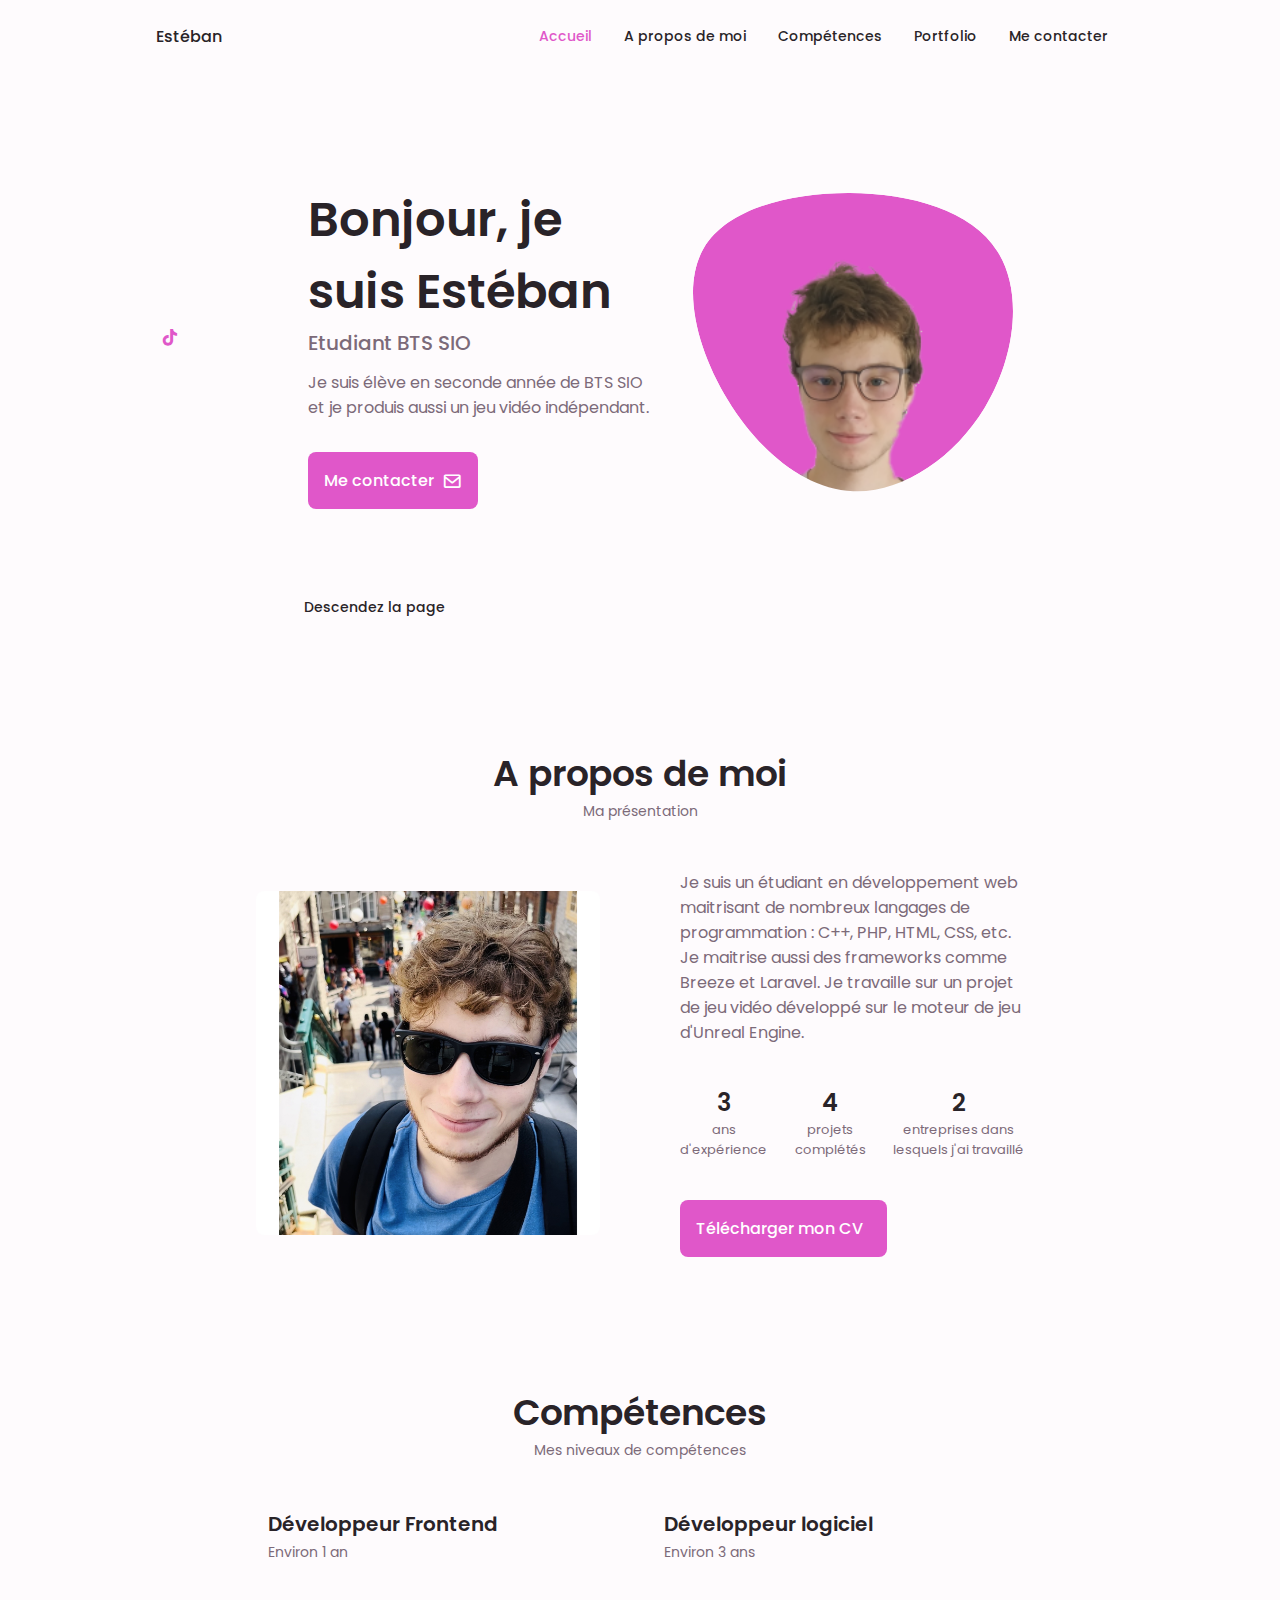
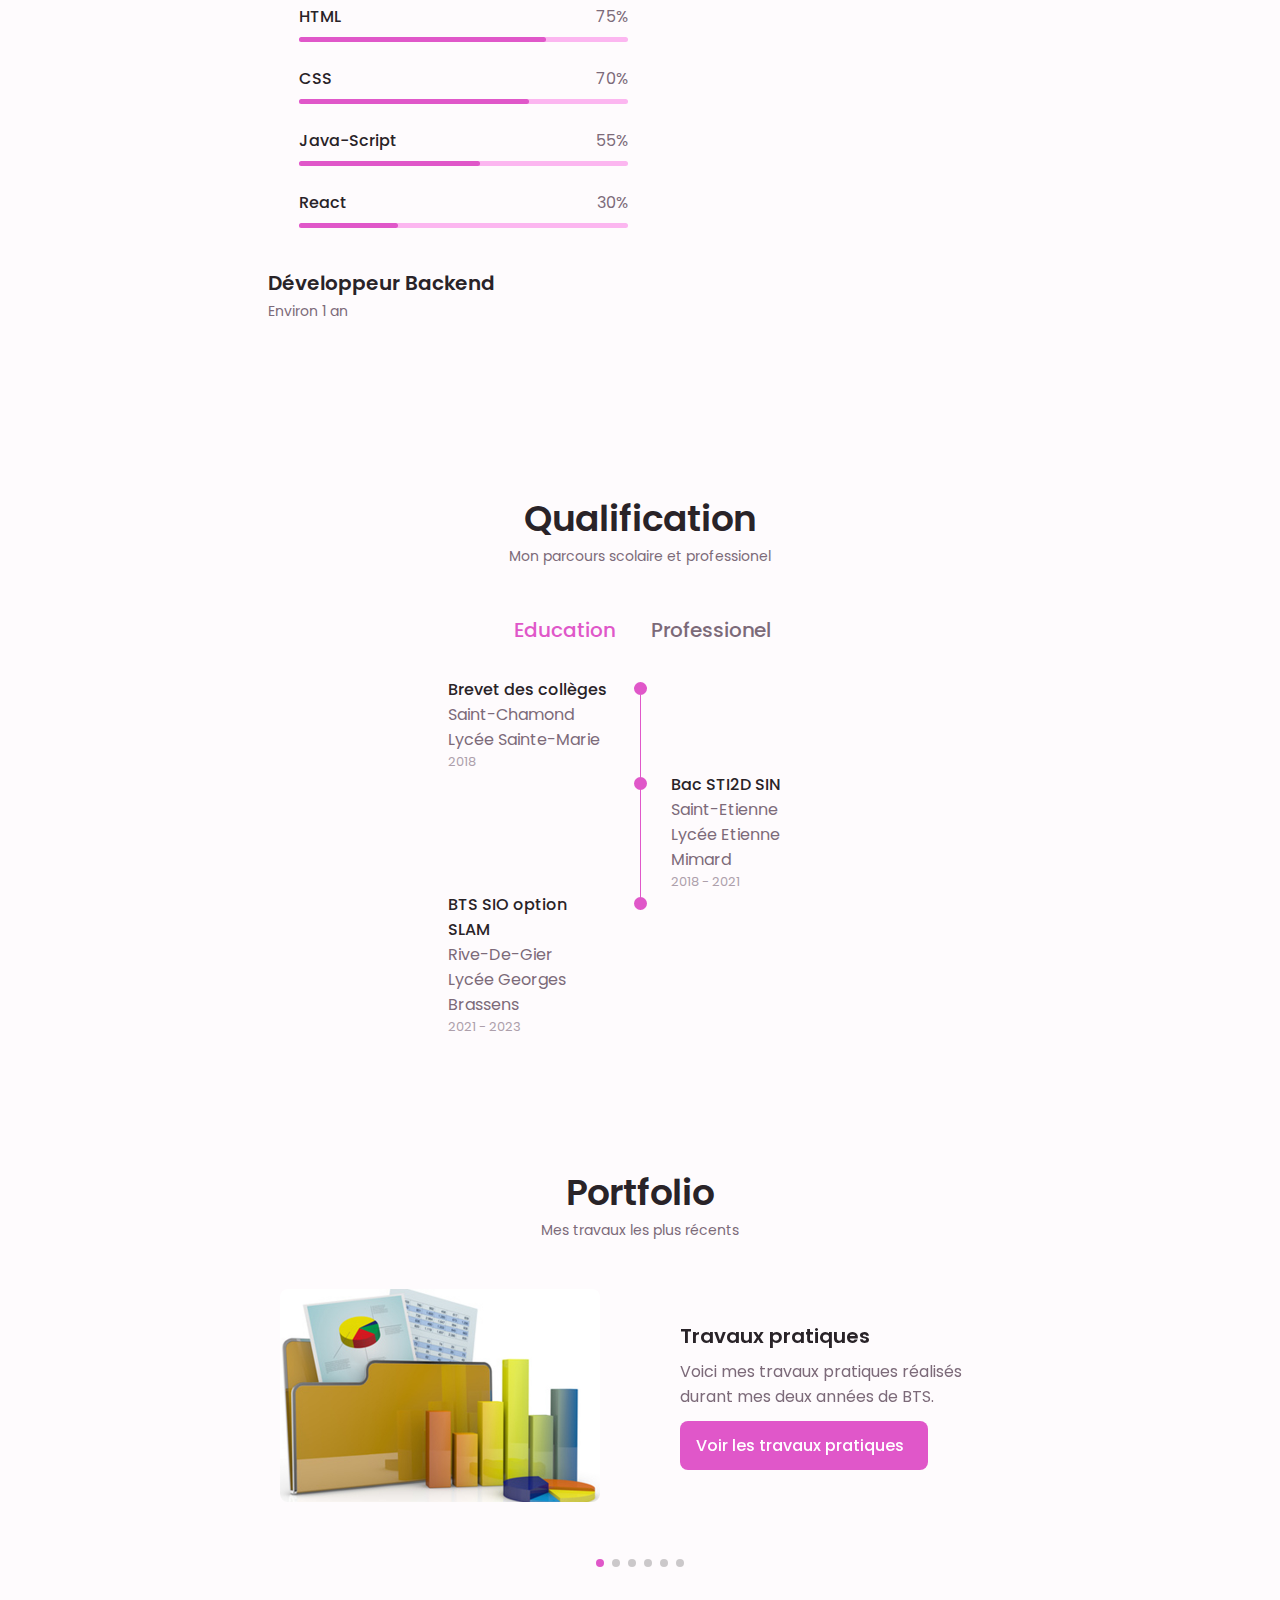
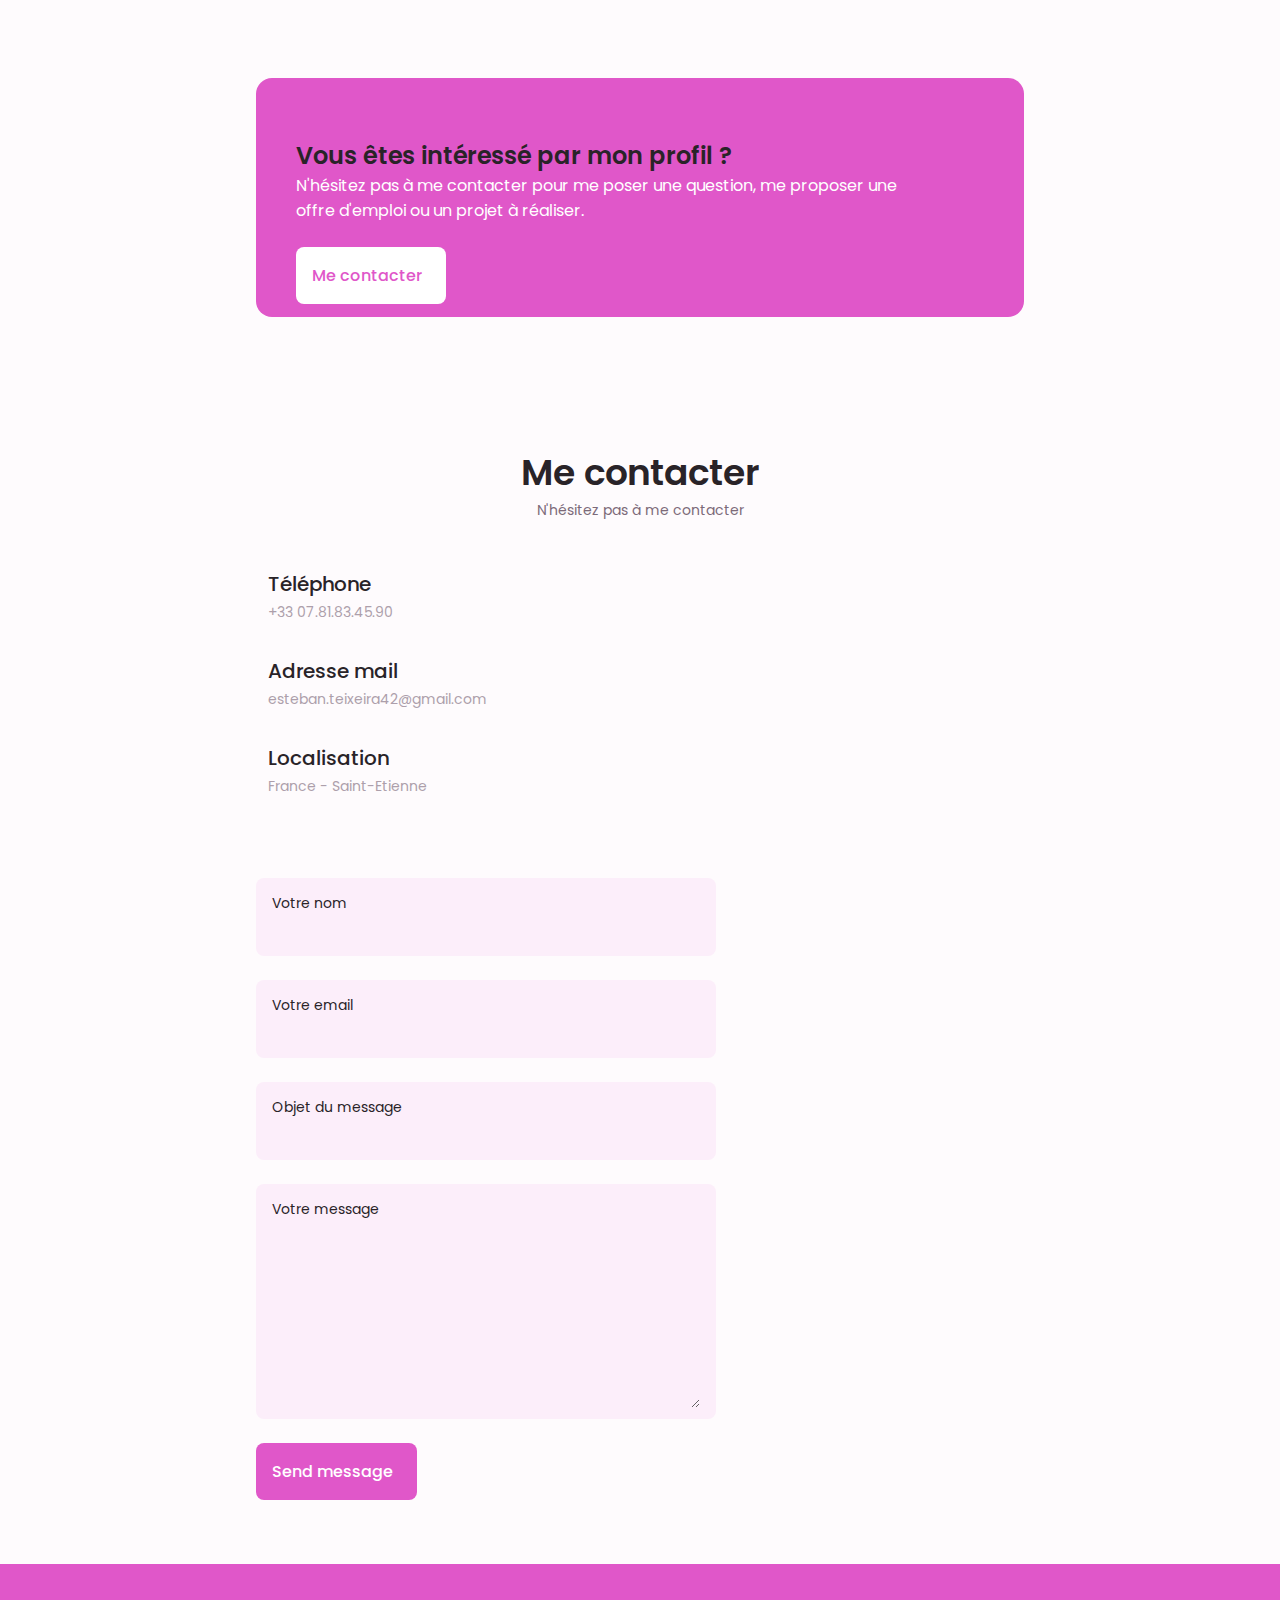
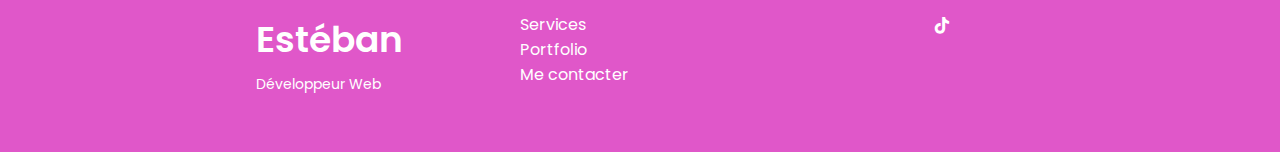
<file: Portfolio Perso - Finale/index.html>
<!DOCTYPE html>
<html lang="en">

<head>
    <meta charset="UTF-8">
    <meta name="viewport" content="width=device-width, initial-scale=1.0">

    <!--==================== Scouticons ====================-->
    <link rel="stylesheet" href="https://unicons.iconscout.com/release/v4.0.0/css/line.css">

    <!--==================== Boxicons ====================-->
    <link href='https://unpkg.com/boxicons@2.1.4/css/boxicons.min.css' rel='stylesheet'>

    <!--==================== SWIPER CSS ====================-->
    <link rel="stylesheet" href="css/swiper-bundle.min.css">

    <!--==================== CSS ====================-->
    <link rel="stylesheet" href="css/styles.css">

    <title>Portfolio - Estéban TEIXEIRA</title>
</head>

<body>
    <!--==================== HEADER ====================-->
    <header class="header" id="header">
        <nav class="nav container">
            <a href="#" class="nav_logo">Estéban</a>

            <div class="nav_menu" id="nav-menu">
                <ul class="nav_list grid">
                    <li class="nav_item">
                        <a href="#home" class="nav_link active-link">
                            <i class="uil uil-home nav_icon"></i> Accueil
                        </a>
                    </li>

                    <li class="nav_item">
                        <a href="#about" class="nav_link">
                            <i class="uil uil-user nav_icon"></i> A propos de moi
                        </a>
                    </li>

                    <li class="nav_item">
                        <a href="#skills" class="nav_link">
                            <i class="uil uil-file-alt nav_icon"></i> Compétences
                        </a>
                    </li>

                    <!-- <li class="nav_item">
                        <a href="#services" class="nav_link">
                            <i class="uil uil-briefcase-alt nav_icon"></i> Expériences
                        </a>
                    </li> -->

                    <li class="nav_item">
                        <a href="#portfolio" class="nav_link">
                            <i class="uil uil-scenery nav_icon"></i> Portfolio
                        </a>
                    </li>

                    <li class="nav_item">
                        <a href="#contact" class="nav_link">
                            <i class="uil uil-message nav_icon"></i> Me contacter
                        </a>
                    </li>
                </ul>
                <i class="uil uil-times nav_close" id="nav-close"></i>
            </div>

            <div class="nav_btns">
                <!-- Theme change button -->
                <i class="uil uil-moon change-theme" id="theme-button"></i>
                <div class="nav_toggle" id="nav-toggle">
                    <i class="uil uil-apps"></i>
                </div>
            </div>
        </nav>
    </header>

    <!--==================== MAIN ====================-->
    <main class="main">
        <!--==================== HOME ====================-->
        <section class="home section" id="home">
            <div class="home_container container grid">
                <div class="home_content grid">
                    <div class="home_social">
                        <a href="https://www.linkedin.com/in/esteban-teixeira-9381a8204/" target="_blank" class="home_social-icon">
                            <i class="uil uil-linkedin"></i>
                        </a>

                        <a href="https://www.tiktok.com/@esteicacher?is_from_webapp=1&sender_device=pc" target="_blank" class="home_social-icon">
                            <i class='bx bxl-tiktok'></i>
                        </a>

                        <a href="https://www.instagram.com/esteicacher/" target="_blank" class="home_social-icon">
                            <i class="uil uil-instagram"></i>
                        </a>

                        <a href="https://github.com/LeSteackHacher" target="_blank" class="home_social-icon">
                            <i class="uil uil-github"></i>
                        </a>
                    </div>

                    <div class="home_img">
                        <svg class="home_blob" viewBox="0 0 200 187" xmlns="http://www.w3.org/2000/svg"
                            xmlns:xlink="http://www.w3.org/1999/xlink">
                            <mask id="mask0" mask-type="alpha">
                                <path d="M190.312 36.4879C206.582 62.1187 201.309 102.826 182.328 134.186C163.346 165.547 
                                    130.807 187.559 100.226 186.353C69.6454 185.297 41.0228 161.023 21.7403 129.362C2.45775 
                                    97.8511 -7.48481 59.1033 6.67581 34.5279C20.9871 10.1032 59.7028 -0.149132 97.9666 
                                    0.00163737C136.23 0.303176 174.193 10.857 190.312 36.4879Z" />
                            </mask>
                            <g mask="url(#mask0)">
                                <path d="M190.312 36.4879C206.582 62.1187 201.309 102.826 182.328 134.186C163.346 
                                    165.547 130.807 187.559 100.226 186.353C69.6454 185.297 41.0228 161.023 21.7403 
                                    129.362C2.45775 97.8511 -7.48481 59.1033 6.67581 34.5279C20.9871 10.1032 59.7028 
                                    -0.149132 97.9666 0.00163737C136.23 0.303176 174.193 10.857 190.312 36.4879Z" />
                                <image class="home_blob-img" x=-15 y=10 xlink:href="img/profil.png" />
                            </g>
                        </svg>
                    </div>

                    <div class="home_data">
                        <h1 class="home_title">Bonjour, je suis Estéban</h1>
                        <h3 class="home_subtitle">Etudiant BTS SIO</h3>
                        <p class="home_description">Je suis élève en seconde année de BTS SIO et je produis aussi un jeu vidéo indépendant.</p>
                        <a href="#contact" class="button button--flex">
                            Me contacter <i class='bx bx-envelope bx-tada button_icon'></i>
                        </a>
                    </div>
                </div>

                <div class="home_scroll">
                    <a href="#about" class="home_scroll-button button--flex">
                        <i class="uil uil-mouse-alt home_scroll-mouse"></i>
                        <span class="home_scroll-name">Descendez la page</span>
                        <i class="uil uil-arrow-down home_scroll-arrow"></i>
                    </a>
                </div>

                <div id="barre"></div>

            </div>
        </section>

        <!--==================== ABOUT ====================-->
        <section class="about section" id="about">
            <h2 class="section_title">A propos de moi</h2>
            <span class="section_subtitle">Ma présentation</span>

            <div class="about_container container grid">
                <img src="img/apropos.jpg" alt="" class="about_img">

                <div class="about_data">
                    <p class="about_description">Je suis un étudiant en développement web maitrisant de nombreux langages de programmation : C++, PHP, HTML, CSS, etc.
                        Je maitrise aussi des frameworks comme Breeze et Laravel. Je travaille sur un projet de jeu vidéo développé sur le moteur de jeu d'Unreal Engine.
                    </p>

                    <div class="about_info">
                        <div>
                            <span class="about_info-title">3</span>
                            <span class="about_info-name">ans <br> d'expérience</span>
                        </div>

                        <div>
                            <span class="about_info-title">4</span>
                            <span class="about_info-name">projets <br> complétés</span>
                        </div>

                        <div>
                            <span class="about_info-title">2</span>
                            <span class="about_info-name">entreprises dans <br> lesquels j'ai travaillé</span>
                        </div>
                    </div>

                    <div class="about_buttons">
                        <a download="" href="pdf/Esteban-Cv.pdf" class="button button--flex">
                            Télécharger mon CV <i class="uil uil-file-download button_icon"></i>
                        </a>
                    </div>

                </div>
            </div>
        </section>

        <!--==================== SKILLS ====================-->
        <section class="skills section" id="skills">
            <h2 class="section_title">Compétences</h2>
            <span class="section_subtitle">Mes niveaux de compétences</span>

            <div class="skills_container container grid">
                <div>
                    <!-- Skills 1 -->
                    <div class="skills_content skills_open">
                        <div class="skills_header">
                            <i class="uil uil-brackets-curly skills_icon"></i>

                            <div>
                                <h1 class="skills_title">Développeur Frontend</h1>
                                <span class="skills_subtitle">Environ 1 an</span>
                            </div>

                            <i class="uil uil-angle-down skills_arrow"></i>
                        </div>

                        <div class="skills_list grid">
                            <div class="skills_data">
                                <div class="skills_titles">
                                    <h3 class="skills_name">HTML</h3>
                                    <span class="skills_number">75%</span>
                                </div>
                                <div class="skills_bar">
                                    <span class="skills_percentage skills_html"></span>
                                </div>
                            </div>

                            <div class="skills_data">
                                <div class="skills_titles">
                                    <h3 class="skills_name">CSS</h3>
                                    <span class="skills_number">70%</span>
                                </div>
                                <div class="skills_bar">
                                    <span class="skills_percentage skills_css"></span>
                                </div>
                            </div>

                            <div class="skills_data">
                                <div class="skills_titles">
                                    <h3 class="skills_name">Java-Script</h3>
                                    <span class="skills_number">55%</span>
                                </div>
                                <div class="skills_bar">
                                    <span class="skills_percentage skills_js"></span>
                                </div>
                            </div>

                            <div class="skills_data">
                                <div class="skills_titles">
                                    <h3 class="skills_name">React</h3>
                                    <span class="skills_number">30%</span>
                                </div>
                                <div class="skills_bar">
                                    <span class="skills_percentage skills_react"></span>
                                </div>
                            </div>
                        </div>
                    </div>

                    <!-- Skills 2 -->
                    <div class="skills_content skills_close">
                        <div class="skills_header">
                            <i class="uil uil-server skills_icon"></i>

                            <div>
                                <h1 class="skills_title">Développeur Backend</h1>
                                <span class="skills_subtitle">Environ 1 an</span>
                            </div>

                            <i class="uil uil-angle-down skills_arrow"></i>
                        </div>

                        <div class="skills_list grid">
                            <div class="skills_data">
                                <div class="skills_titles">
                                    <h3 class="skills_name">PHP</h3>
                                    <span class="skills_number">40%</span>
                                </div>
                                <div class="skills_bar">
                                    <span class="skills_percentage skills_php"></span>
                                </div>
                            </div>

                            <div class="skills_data">
                                <div class="skills_titles">
                                    <h3 class="skills_name">Python</h3>
                                    <span class="skills_number">55%</span>
                                </div>
                                <div class="skills_bar">
                                    <span class="skills_percentage skills_python"></span>
                                </div>
                            </div>

                            <div class="skills_data">
                                <div class="skills_titles">
                                    <h3 class="skills_name">Serveur Windows</h3>
                                    <span class="skills_number">1%</span>
                                </div>
                                <div class="skills_bar">
                                    <span class="skills_percentage skills_windows"></span>
                                </div>
                            </div>

                            <div class="skills_data">
                                <div class="skills_titles">
                                    <h3 class="skills_name">Serveur Linux</h3>
                                    <span class="skills_number">10%</span>
                                </div>
                                <div class="skills_bar">
                                    <span class="skills_percentage skills_linux"></span>
                                </div>
                            </div>
                        </div>
                    </div>
                </div>

                <div>
                    <!-- Skills 3 -->
                    <div class="skills_content skills_close">
                        <div class="skills_header">
                            <i class="uil uil-swatchbook skills_icon"></i>

                            <div>
                                <h1 class="skills_title">Développeur logiciel</h1>
                                <span class="skills_subtitle">Environ 3 ans</span>
                            </div>

                            <i class="uil uil-angle-down skills_arrow"></i>
                        </div>

                        <div class="skills_list grid">
                            <div class="skills_data">
                                <div class="skills_titles">
                                    <h3 class="skills_name">Unreal Engine</h3>
                                    <span class="skills_number">90%</span>
                                </div>
                                <div class="skills_bar">
                                    <span class="skills_percentage skills_ue"></span>
                                </div>
                            </div>

                            <div class="skills_data">
                                <div class="skills_titles">
                                    <h3 class="skills_name">Unity</h3>
                                    <span class="skills_number">30%</span>
                                </div>
                                <div class="skills_bar">
                                    <span class="skills_percentage skills_unity"></span>
                                </div>
                            </div>

                            <div class="skills_data">
                                <div class="skills_titles">
                                    <h3 class="skills_name">Serveur Photoshop</h3>
                                    <span class="skills_number">50%</span>
                                </div>
                                <div class="skills_bar">
                                    <span class="skills_percentage skills_photoshop"></span>
                                </div>
                            </div>

                            <div class="skills_data">
                                <div class="skills_titles">
                                    <h3 class="skills_name">C#/C++</h3>
                                    <span class="skills_number">40%</span>
                                </div>
                                <div class="skills_bar">
                                    <span class="skills_percentage skills_c"></span>
                                </div>
                            </div>
                        </div>
                    </div>
                </div>
            </div>
        </section>

        <!--==================== QUALIFICATION ====================-->
        <section class="qualification section">
            <h2 class="section_title">Qualification</h2>
            <span class="section_subtitle">Mon parcours scolaire et professionel</span>

            <div class="qualification_container container">
                <div class="qualification_tabs">
                    <div class="qualification_button button--flex qualification_active" data-target="#education">
                        <i class="uil uil-graduation-cap qualification_icon"></i>
                        Education
                    </div>

                    <div class="qualification_button button--flex" data-target="#work">
                        <i class="uil uil-briefcase-alt qualification_icon"></i>
                        Professionel
                    </div>
                </div>

                <div class="qualification_sections">
                    <!-- Bloc de qualification 1 -->
                    <div class="qualification_content qualification_active" data-content id="education">
                        <!-- Qualification 1 -->
                        <div class="qualification_data">
                            <div>
                                <h3 class="qualification_title">Brevet des collèges</h3>
                                <span class="qualification_subtitle">Saint-Chamond<br>Lycée Sainte-Marie</span>
                                <div class="qualification_calendar">
                                    <i class="uil uil-calendar-alt"></i>
                                    2018
                                </div>
                            </div>

                            <div>
                                <span class="qualification_rounder"></span>
                                <span class="qualification_line"></span>
                            </div>
                        </div>

                        <!-- Qualification 2 -->
                        <div class="qualification_data">
                            <div></div>

                            <div>
                                <span class="qualification_rounder"></span>
                                <span class="qualification_line"></span>
                            </div>

                            <div>
                                <h3 class="qualification_title">Bac STI2D SIN</h3>
                                <span class="qualification_subtitle">Saint-Etienne<br>Lycée Etienne Mimard</span>
                                <div class="qualification_calendar">
                                    <i class="uil uil-calendar-alt"></i>
                                    2018 - 2021
                                </div>
                            </div>

                        </div>

                        <!-- Qualification 3 -->
                        <div class="qualification_data">
                            <div>
                                <h3 class="qualification_title">BTS SIO option SLAM</h3>
                                <span class="qualification_subtitle">Rive-De-Gier<br>Lycée Georges Brassens</span>
                                <div class="qualification_calendar">
                                    <i class="uil uil-calendar-alt"></i>
                                    2021 - 2023
                                </div>
                            </div>

                            <div>
                                <span class="qualification_rounder"></span>
                                <!--<span class="qualification_line"></span>-->
                            </div>
                        </div>
                    </div>

                    <!-- Bloc de qualification 2 -->
                    <div class="qualification_content" data-content id="work">
                        <!-- Qualification 1 -->
                        <div class="qualification_data">
                            <div>
                                <h3 class="qualification_title">Développeur logiciel</h3>
                                <span class="qualification_subtitle">Saint-Priest-en-Jarez<br>Transacto</span>
                                <div class="qualification_calendar">
                                    <i class="uil uil-calendar-alt"></i>
                                    2022
                                </div>
                            </div>

                            <div>
                                <span class="qualification_rounder"></span>
                                <span class="qualification_line"></span>
                            </div>
                        </div>

                        <!-- Qualification 2 -->
                        <div class="qualification_data">
                            <div></div>

                            <div>
                                <span class="qualification_rounder"></span>
                                <!--<span class="qualification_line"></span>-->
                            </div>

                            <div>
                                <h3 class="qualification_title">Développeur Backend</h3>
                                <span class="qualification_subtitle">Saint-Etienne<br>Doing.fr</span>
                                <div class="qualification_calendar">
                                    <i class="uil uil-calendar-alt"></i>
                                    2022
                                </div>
                            </div>
                        </div>
                    </div>
                </div>
            </div>
        </section>

        <!--==================== PORTFOLIO ====================-->
        <section class="portfolio section" id="portfolio">
            <h2 class="section_title">Portfolio</h2>
            <span class="section_subtitle">Mes travaux les plus récents</span>

            <div class="portfolio_container container swiper-container">
                <div class="swiper-wrapper">

                    <!-- Portfolio 1 -->
                    <div class="portfolio_content grid swiper-slide">
                        <img src="img/portfolio1.jpg" alt="Photo Portfolio 1" class="portfolio_img">

                        <div class="portfolio_data">
                            <h3 class="portfolio_title">Travaux pratiques</h3>
                            <p class="portfolio_description">Voici mes travaux pratiques réalisés durant mes deux années de BTS.</p>
                            <a href="tp.html" class="button button--flex button--small portfolio_button">
                                Voir les travaux pratiques
                                <i class="uil uil-arrow-right button_icon"></i>
                            </a>
                        </div>
                    </div>

                    <!-- Portfolio 2 -->
                    <div class="portfolio_content grid swiper-slide">
                        <img src="img/portfolio2.jpg" alt="Photo Portfolio 2" class="portfolio_img">

                        <div class="portfolio_data">
                            <h3 class="portfolio_title">Veille technologique</h3>
                            <p class="portfolio_description">Voici ma veille technologique sur le moteur de jeux d'Epic Games : Unreal Engine.
                            </p>
                            <a href="pdf/Veille technologique.pdf" class="button button--flex button--small portfolio_button">
                                Voir la veille
                                <i class="uil uil-arrow-right button_icon"></i>
                            </a>
                        </div>
                    </div>

                    <!-- Portfolio 3 -->
                    <div class="portfolio_content grid swiper-slide">
                        <img src="img/portfolio3.jpg" alt="Photo Portfolio 3" class="portfolio_img">

                        <div class="portfolio_data">
                            <h3 class="portfolio_title">Porte-feuille de compétences</h3>
                            <p class="portfolio_description">Voici mon porte-feuille de compétences qui ont pu être acquises durant mon apprentissage en BTS ou en stage</p>
                            <a href="pdf/PorteFeuilleDeCompétences.pdf" class="button button--flex button--small portfolio_button">
                                Voir le porte-feuille
                                <i class="uil uil-arrow-right button_icon"></i>
                            </a>
                        </div>
                    </div>

                    <!-- Portfolio 4 -->
                    <div class="portfolio_content grid swiper-slide">
                        <img src="img/portfolio4.jpg" alt="Photo Portfolio 4" class="portfolio_img">

                        <div class="portfolio_data">
                            <h3 class="portfolio_title">Rapport de stage 1</h3>
                            <p class="portfolio_description">Ceci est le rapport de mon premier stage de BTS fait dans l'entreprise Transacto.</p>
                            <a href="CompteRendu1.html" class="button button--flex button--small portfolio_button">
                                Voir le compte-rendu
                                <i class="uil uil-arrow-right button_icon"></i>
                            </a>
                        </div>
                    </div>

                    <!-- Portfolio 5 -->
                    <div class="portfolio_content grid swiper-slide">
                        <img src="img/portfolio5.jpg" alt="Photo Portfolio 5" class="portfolio_img">

                        <div class="portfolio_data">
                            <h3 class="portfolio_title">Rapport de stage 2</h3>
                            <p class="portfolio_description">Ceci est le rapport de mon deuxième stage de BTS fait dans l'entreprise Doing.fr.</p>
                            <a href="CompteRendu2.html" class="button button--flex button--small portfolio_button">
                                Voir le compte-rendu
                                <i class="uil uil-arrow-right button_icon"></i>
                            </a>
                        </div>
                    </div>

                    <!-- Portfolio 6 -->
                    <div class="portfolio_content grid swiper-slide">
                        <img src="img/portfolio6.jpg" alt="Photo Portfolio 6" class="portfolio_img">

                        <div class="portfolio_data">
                            <h3 class="portfolio_title">Jeux vidéo</h3>
                            <p class="portfolio_description">Je développe avec une petite équipe un fast FPS solo.
                            </p>
                            <a href="pdf/SiteJV.pdf" class="button button--flex button--small portfolio_button">
                                Voir le site de présentation
                                <i class="uil uil-arrow-right button_icon"></i>
                            </a>
                        </div>
                    </div>
                </div>

                <!-- Ajout de flèches -->
                <div class="swiper-button-next">
                    <i class="uil uil-angle-right swiper-portfolio-icon"></i>
                </div>
                <div class="swiper-button-prev">
                    <i class="uil uil-angle-left swiper-portfolio-icon"></i>
                </div>

                <!-- Ajout de la pagination -->
                <div class="swiper-pagination"></div>
            </div>
        </section>

        <!--==================== PROJECT IN MIND ====================-->
        <section class="project section">
            <div class="project_bg">
                <div class="project_container container grid">
                    <div class="project_data">
                        <h2 class="projet_title">Vous êtes intéressé par mon profil ?</h2>
                        <p class="project_description">N'hésitez pas à me contacter pour me poser une question, me proposer une offre d'emploi
                            ou un projet à réaliser.
                        </p>
                        <a href="#contact" class="button button--flex button--white">
                            Me contacter
                            <i class="uil uil-message project_icon button_icon"></i>
                        </a>
                    </div>
                </div>
            </div>

        </section>

        <!--==================== CONTACT ME ====================-->
        <section class="contact section" id="contact">
            <h2 class="section_title">Me contacter</h2>
            <span class="section_subtitle">N'hésitez pas à me contacter</span>

            <div class="contact_container container grid">
                <div>
                    <div class="contact_information">
                        <i class="uil uil-phone contact_icon"></i>

                        <div>
                            <h3 class="contact_title">Téléphone</h3>
                            <span class="contact_subtitle">+33 07.81.83.45.90</span>
                        </div>
                    </div>

                    <div class="contact_information">
                        <i class="uil uil-envelope contact_icon"></i>

                        <div>
                            <h3 class="contact_title">Adresse mail</h3>
                            <span class="contact_subtitle">esteban.teixeira42@gmail.com</span>
                        </div>
                    </div>

                    <div class="contact_information">
                        <i class="uil uil-map-marker contact_icon"></i>

                        <div>
                            <h3 class="contact_title">Localisation</h3>
                            <span class="contact_subtitle">France - Saint-Etienne</span>
                        </div>
                    </div>
                </div>

                <form action="" class="contact_form grid">
                    <div class="contact_content">
                        <label for="" class="contact_label">Votre nom</label>
                        <input type="text" class="contact_input">
                    </div>

                    <div class="contact_content">
                        <label for="" class="contact_label">Votre email</label>
                        <input type="email" class="contact_input">
                    </div>
                    <div class="contact_content">
                        <label for="" class="contact_label">Objet du message</label>
                        <input type="text" class="contact_input">
                    </div>
                    <div class="contact_content">
                        <label for="" class="contact_label">Votre message</label>
                        <textarea name="" id="" cols="0" rows="7" class="contact_input"></textarea>
                    </div>

                    <div>
                        <a href="#" class="button button--flex">
                            Send message
                            <i class="uil uil-message button_icon"></i>
                        </a>
                    </div>
                </form>
            </div>
        </section>
    </main>

    <!--==================== FOOTER ====================-->
    <footer class="footer">
        <div class="footer_bg">
            <div class="footer_container container grid">
                <div>
                    <h1 class="footer_title">Estéban</h1>
                    <span class="footer_subtitle">Développeur Web</span>
                </div>

                <ul class="footer_links">
                    <li>
                        <a href="#services" class="footer_link">Services</a>
                    </li>

                    <li>
                        <a href="#portfolio" class="footer_link">Portfolio</a>
                    </li>

                    <li>
                        <a href="#contact" class="footer_link">Me contacter</a>
                    </li>
                </ul>

                <div class="footer_socials">
                    <a href="https://www.linkedin.com/in/esteban-teixeira-9381a8204/" target="_blank" class="footer_social">
                        <i class="uil uil-linkedin"></i>
                    </a>

                    
                    <a href="https://www.tiktok.com/@esteicacher?is_from_webapp=1&sender_device=pc" target="_blank" class="footer_social">
                        <i class='bx bxl-tiktok'></i>
                    </a>

                    <a href="https://www.instagram.com/esteicacher/" target="_blank" class="footer_social">
                        <i class="uil uil-instagram"></i>
                    </a>

                    <a href="https://github.com/LeSteackHacher" target="_blank" class="footer_social">
                        <i class="uil uil-github"></i>
                    </a>
                </div>
            </div>
        </div>
    </footer>

    <!--==================== SCROLL TOP ====================-->
    <a href="#" class="scrollup" id="scroll-up">
        <i class="uil uil-arrow-up scrollup_icon"></i>
    </a>

    <!--==================== SWIPER JS ====================-->
    <script src="js/swiper-bundle.min.js"></script>

    <!--==================== MAIN JS ====================-->
    <script src="js/main.js"></script>
</body>

</html>
</file>
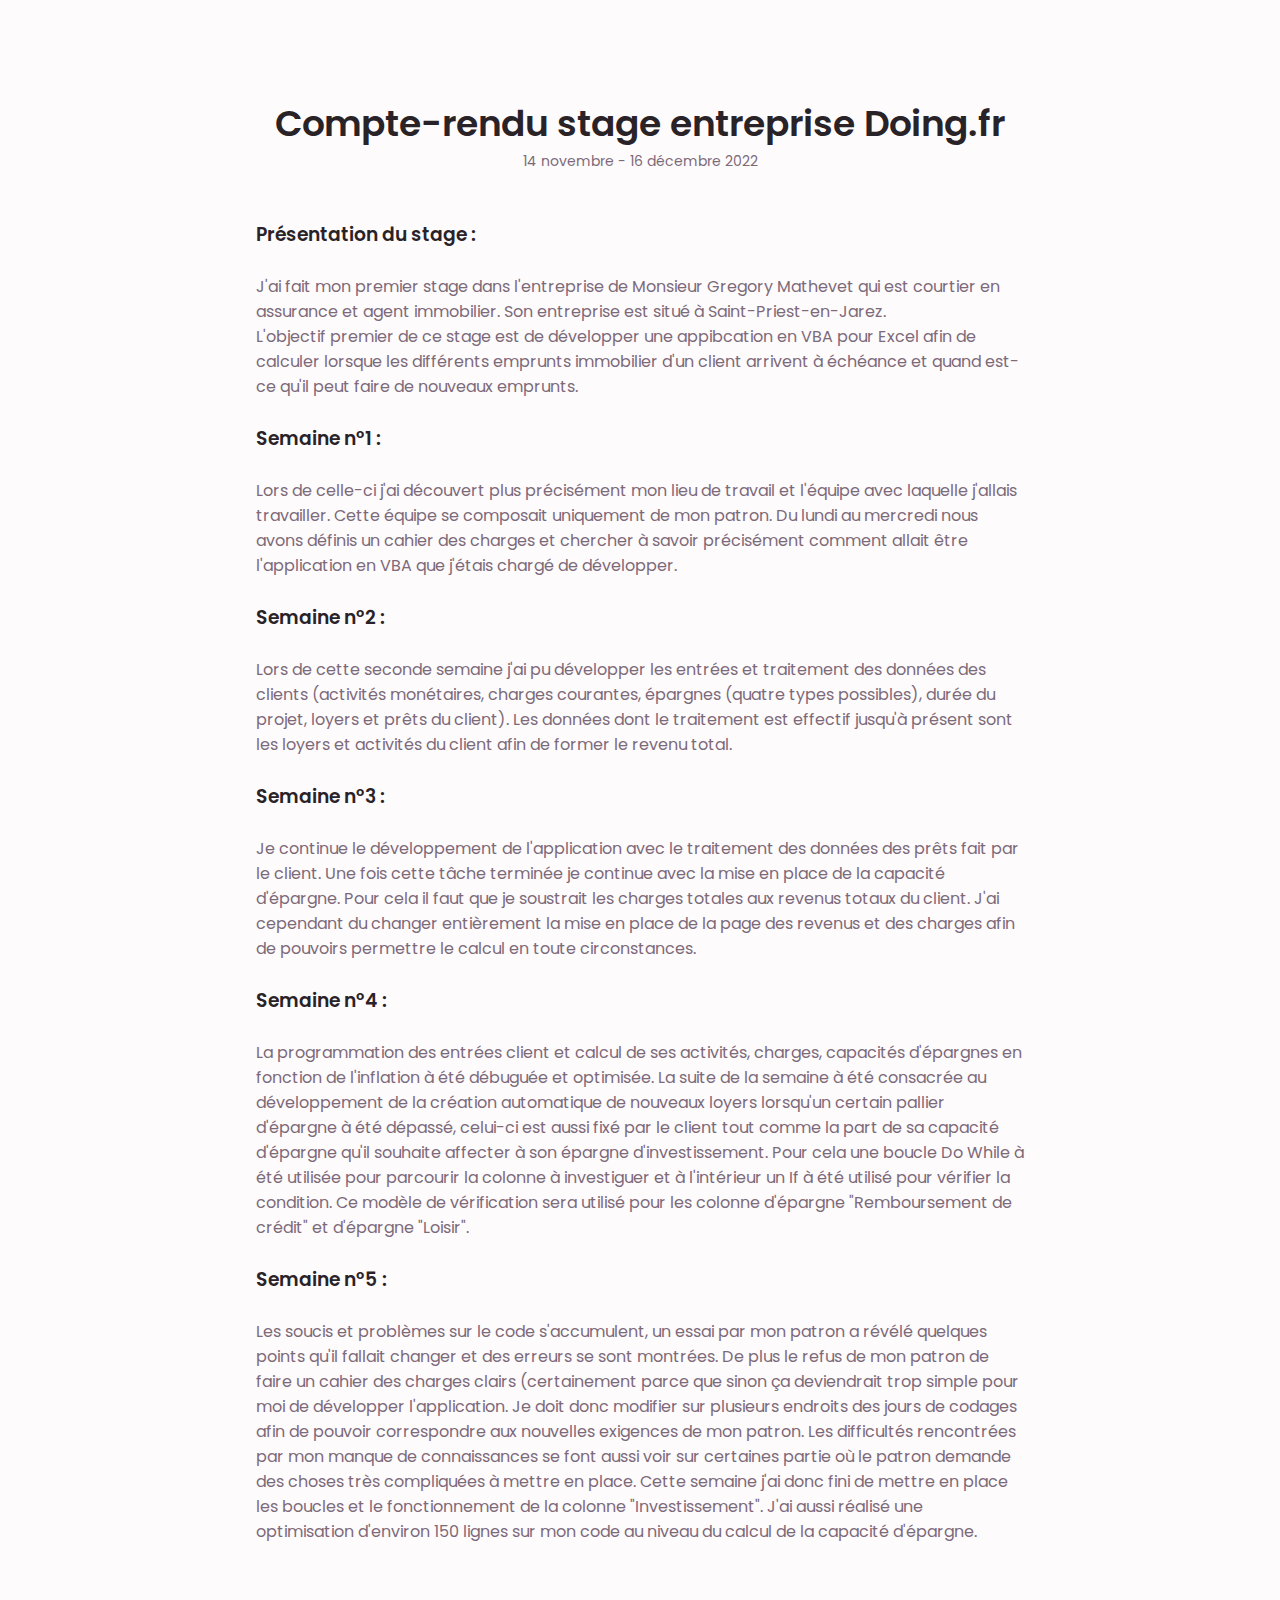
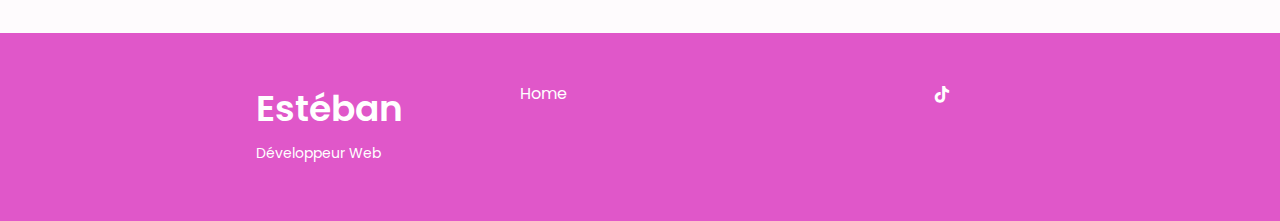
<file: Portfolio Perso - Finale/CompteRendu1.html>
<!DOCTYPE html>
<html lang="en">

<head>
    <meta charset="UTF-8">
    <meta name="viewport" content="width=device-width, initial-scale=1.0">

    <!--==================== Scouticons ====================-->
    <link rel="stylesheet" href="https://unicons.iconscout.com/release/v4.0.0/css/line.css">

    <!--==================== Boxicons ====================-->
    <link href='https://unpkg.com/boxicons@2.1.4/css/boxicons.min.css' rel='stylesheet'>

    <!--==================== SWIPER CSS ====================-->
    <link rel="stylesheet" href="css/swiper-bundle.min.css">

    <!--==================== CSS ====================-->
    <link rel="stylesheet" href="css/styles.css">

    <title>Portfolio - Estéban TEIXEIRA</title>
</head>

<body>
    <!--==================== SERVICES ====================-->
    <section class="services section" id="services">
        <h2 class="section_title">Compte-rendu stage entreprise Doing.fr</h2>
        <span class="section_subtitle">14 novembre - 16 décembre 2022</span>

        <div class="services_container container grid">
            <div class="services_content">
                <div>
                    <h3 class="services_title"> Présentation du stage :</h3>
                    <br>
                    <p>J'ai fait mon premier stage dans l'entreprise de Monsieur Gregory Mathevet qui est courtier en assurance et agent immobilier. Son entreprise est situé à Saint-Priest-en-Jarez. <br>
                    L'objectif premier de ce stage est de développer une appibcation en VBA pour Excel afin de calculer lorsque les différents emprunts immobilier d'un client arrivent à échéance et 
                    quand est-ce qu'il peut faire de nouveaux emprunts.</p>
                    <br>
                    <h3 class="services_title"> Semaine n°1 :</h3>
                    <br>
                    <p>Lors de celle-ci j'ai découvert plus précisément mon lieu de travail et l'équipe avec laquelle j'allais travailler. Cette équipe se composait uniquement de mon patron.
                        Du lundi au mercredi nous avons définis un cahier des charges et chercher à savoir précisément comment allait être l'application en VBA que j'étais chargé de développer.</p>
                    <br>
                    <h3 class="services_title"> Semaine n°2 :</h3>
                    <br>
                    <p>Lors de cette seconde semaine j'ai pu développer les entrées et traitement des données des clients (activités monétaires, charges courantes, épargnes (quatre types possibles), durée du projet, loyers et prêts du client). 
                        Les données dont le traitement est effectif jusqu'à présent sont les loyers et activités du client afin de former le revenu total.</p>
                    <br>
                    <h3 class="services_title"> Semaine n°3 :</h3>
                    <br>
                    <p>Je continue le développement de l'application avec le traitement des données des prêts fait par le client. Une fois cette tâche terminée je continue avec la mise en place de la capacité d'épargne.
                        Pour cela il faut que je soustrait les charges totales aux revenus totaux du client.
                        J'ai cependant du changer entièrement la mise en place de la page des revenus et des charges afin de pouvoirs permettre le calcul en toute circonstances.</p>
                    <br>
                    <h3 class="services_title"> Semaine n°4 :</h3>
                    <br>
                    <p>La programmation des entrées client et calcul de ses activités, charges, capacités d'épargnes en fonction de l'inflation à été débuguée et optimisée. 
                        La suite de la semaine à été consacrée au développement de la création automatique de nouveaux loyers lorsqu'un certain pallier d'épargne à été dépassé, 
                        celui-ci est aussi fixé par le client tout comme la part de sa capacité d'épargne qu'il souhaite affecter à son épargne d'investissement. 
                        Pour cela une boucle Do While à été utilisée pour parcourir la colonne à investiguer et à l'intérieur un If à été utilisé pour vérifier la condition.
                        Ce modèle de vérification sera utilisé pour les colonne d'épargne "Remboursement de crédit" et d'épargne "Loisir".</p>
                    <br>
                    <h3 class="services_title"> Semaine n°5 :</h3>
                    <br>
                    <p>Les soucis et problèmes sur le code s'accumulent, un essai par mon patron a révélé quelques points qu'il fallait changer et des erreurs se sont montrées. 
                        De plus le refus de mon patron de faire un cahier des charges clairs (certainement parce que sinon ça deviendrait trop simple pour moi de développer l'application. 
                        Je doit donc modifier sur plusieurs endroits des jours de codages afin de pouvoir correspondre aux nouvelles exigences de mon patron. 
                        Les difficultés rencontrées par mon manque de connaissances se font aussi voir sur certaines partie où le patron demande des choses très compliquées à mettre en place. 
                        Cette semaine j'ai donc fini de mettre en place les boucles et le fonctionnement de la colonne "Investissement". 
                        J'ai aussi réalisé une optimisation d'environ 150 lignes sur mon code au niveau du calcul de la capacité d'épargne.</p>
                    <br>
                </div>
            </div>
        </div>
    </section>
    <!--==================== FOOTER ====================-->
    <footer class="footer">
        <div class="footer_bg">
            <div class="footer_container container grid">
                <div>
                    <h1 class="footer_title">Estéban</h1>
                    <span class="footer_subtitle">Développeur Web</span>
                </div>

                <ul class="footer_links">
                    <li>
                        <a href="index.html" class="footer_link">Home</a>
                    </li>
                </ul>

                <div class="footer_socials">
                    <a href="https://www.linkedin.com/in/esteban-teixeira-9381a8204/" target="_blank" class="footer_social">
                        <i class="uil uil-linkedin"></i>
                    </a>

                    
                    <a href="https://www.tiktok.com/@esteicacher?is_from_webapp=1&sender_device=pc" target="_blank" class="footer_social">
                        <i class='bx bxl-tiktok'></i>
                    </a>

                    <a href="https://www.instagram.com/esteicacher/" target="_blank" class="footer_social">
                        <i class="uil uil-instagram"></i>
                    </a>

                    <a href="https://github.com/LeSteackHacher" target="_blank" class="footer_social">
                        <i class="uil uil-github"></i>
                    </a>
                </div>
            </div>
        </div>
    </footer>
    <!--==================== SCROLL TOP ====================-->
    <a href="#" class="scrollup" id="scroll-up">
        <i class="uil uil-arrow-up scrollup_icon"></i>
    </a>

    <!--==================== SWIPER JS ====================-->
    <script src="js/swiper-bundle.min.js"></script>

    <!--==================== MAIN JS ====================-->
    <script src="js/main.js"></script>
</body>

</html>
</file>
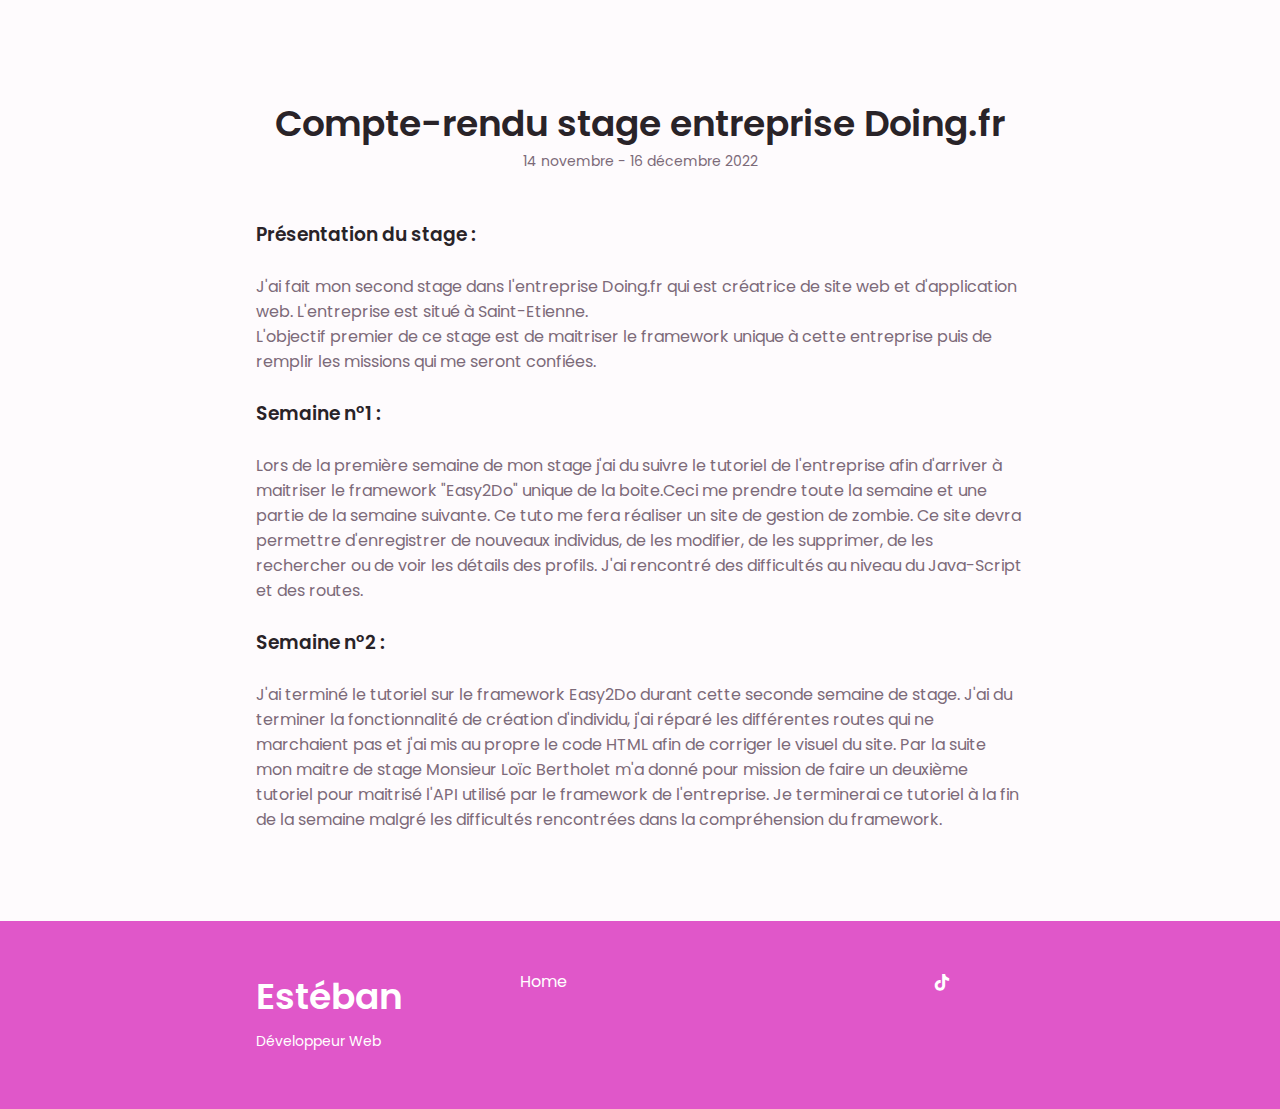
<file: Portfolio Perso - Finale/CompteRendu2.html>
<!DOCTYPE html>
<html lang="en">

<head>
    <meta charset="UTF-8">
    <meta name="viewport" content="width=device-width, initial-scale=1.0">

    <!--==================== Scouticons ====================-->
    <link rel="stylesheet" href="https://unicons.iconscout.com/release/v4.0.0/css/line.css">

    <!--==================== Boxicons ====================-->
    <link href='https://unpkg.com/boxicons@2.1.4/css/boxicons.min.css' rel='stylesheet'>

    <!--==================== SWIPER CSS ====================-->
    <link rel="stylesheet" href="css/swiper-bundle.min.css">

    <!--==================== CSS ====================-->
    <link rel="stylesheet" href="css/styles.css">

    <title>Portfolio - Estéban TEIXEIRA</title>
</head>

<body>
    <!--==================== SERVICES ====================-->
    <section class="services section" id="services">
        <h2 class="section_title">Compte-rendu stage entreprise Doing.fr</h2>
        <span class="section_subtitle">14 novembre - 16 décembre 2022</span>

        <div class="services_container container grid">
            <div class="services_content">
                <div>
                    <h3 class="services_title"> Présentation du stage :</h3>
                    <br>
                    <p>J'ai fait mon second stage dans l'entreprise Doing.fr qui est créatrice de site web et d'application web. L'entreprise est situé à Saint-Etienne. <br>
                    L'objectif premier de ce stage est de maitriser le framework unique à cette entreprise puis de remplir les missions qui me seront confiées.</p>
                    <br>
                    <h3 class="services_title"> Semaine n°1 :</h3>
                    <br>
                    <p>Lors de la première semaine de mon stage j'ai du suivre le tutoriel de l'entreprise afin d'arriver à maitriser le framework "Easy2Do" unique de la boite.Ceci me prendre toute la semaine et une partie de la semaine suivante.
                    Ce tuto me fera réaliser un site de gestion de zombie. Ce site devra permettre d'enregistrer de nouveaux individus, de les modifier, de les supprimer, de les rechercher ou de voir les détails des profils.
                    J'ai rencontré des difficultés au niveau du Java-Script et des routes.</p>
                    <br>
                    <h3 class="services_title"> Semaine n°2 :</h3>
                    <br>
                    <p>J'ai terminé le tutoriel sur le framework Easy2Do durant cette seconde semaine de stage. J'ai du terminer la fonctionnalité de création d'individu, j'ai réparé les différentes routes qui ne marchaient pas et j'ai mis au 
                        propre le code HTML afin de corriger le visuel du site. Par la suite mon maitre de stage Monsieur Loïc Bertholet m'a donné pour mission de faire un deuxième tutoriel pour maitrisé l'API utilisé par le framework de l'entreprise.
                        Je terminerai ce tutoriel à la fin de la semaine malgré les difficultés rencontrées dans la compréhension du framework.</p>
                    <br>
                </div>
            </div>
        </div>
    </section>
    <!--==================== FOOTER ====================-->
    <footer class="footer">
        <div class="footer_bg">
            <div class="footer_container container grid">
                <div>
                    <h1 class="footer_title">Estéban</h1>
                    <span class="footer_subtitle">Développeur Web</span>
                </div>

                <ul class="footer_links">
                    <li>
                        <a href="index.html" class="footer_link">Home</a>
                    </li>
                </ul>

                <div class="footer_socials">
                    <a href="https://www.linkedin.com/in/esteban-teixeira-9381a8204/" target="_blank" class="footer_social">
                        <i class="uil uil-linkedin"></i>
                    </a>
                    
                    <a href="https://www.tiktok.com/@esteicacher?is_from_webapp=1&sender_device=pc" target="_blank" class="footer_social">
                        <i class='bx bxl-tiktok'></i>
                    </a>

                    <a href="https://www.instagram.com/esteicacher/" target="_blank" class="footer_social">
                        <i class="uil uil-instagram"></i>
                    </a>

                    <a href="https://github.com/LeSteackHacher" target="_blank" class="footer_social">
                        <i class="uil uil-github"></i>
                    </a>
                </div>
            </div>
        </div>
    </footer>
    <!--==================== SCROLL TOP ====================-->
    <a href="#" class="scrollup" id="scroll-up">
        <i class="uil uil-arrow-up scrollup_icon"></i>
    </a>

    <!--==================== SWIPER JS ====================-->
    <script src="js/swiper-bundle.min.js"></script>

    <!--==================== MAIN JS ====================-->
    <script src="js/main.js"></script>
</body>

</html>
</file>
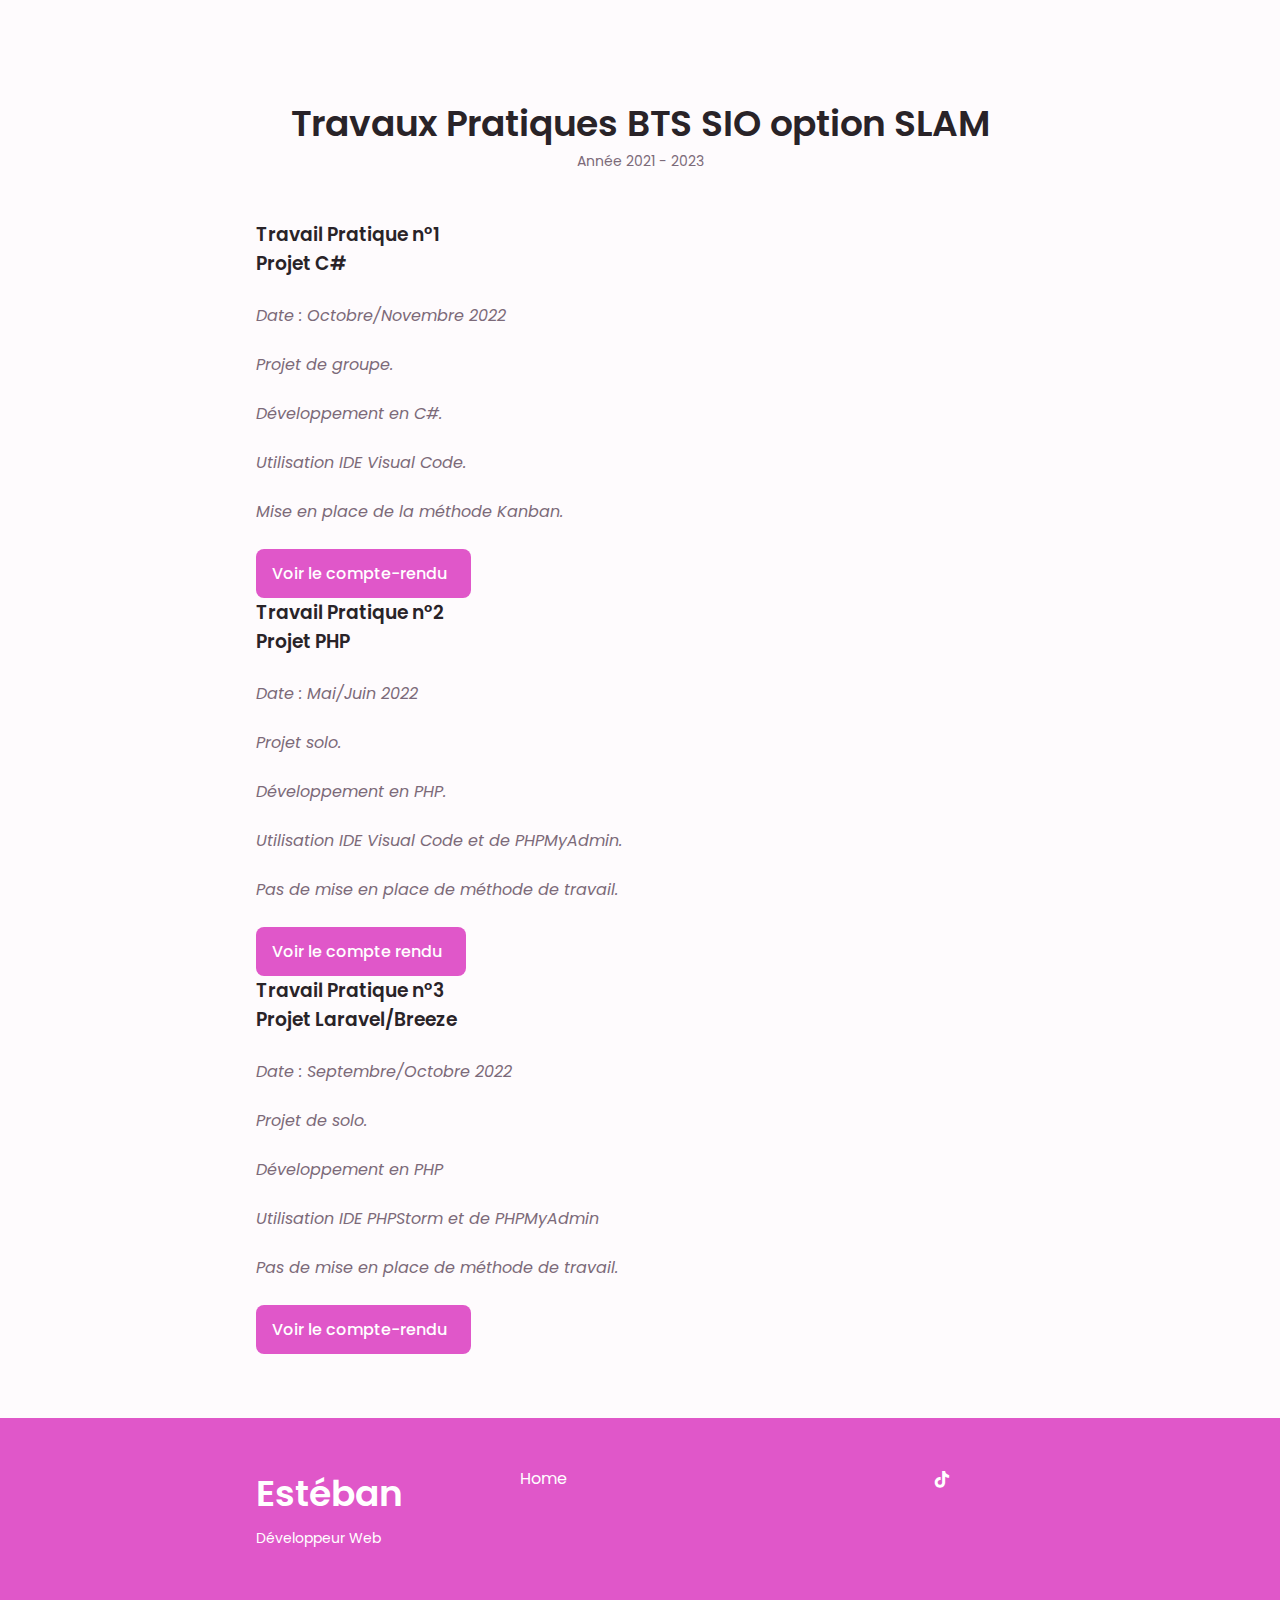
<file: Portfolio Perso - Finale/tp.html>
<!DOCTYPE html>
<html lang="en">

<head>
    <meta charset="UTF-8">
    <meta name="viewport" content="width=device-width, initial-scale=1.0">

    <!--==================== Scouticons ====================-->
    <link rel="stylesheet" href="https://unicons.iconscout.com/release/v4.0.0/css/line.css">

    <!--==================== Boxicons ====================-->
    <link href='https://unpkg.com/boxicons@2.1.4/css/boxicons.min.css' rel='stylesheet'>

    <!--==================== SWIPER CSS ====================-->
    <link rel="stylesheet" href="css/swiper-bundle.min.css">

    <!--==================== CSS ====================-->
    <link rel="stylesheet" href="css/styles.css">

    <title>Portfolio - Estéban TEIXEIRA</title>
</head>

<body>
    <!--==================== SERVICES ====================-->
    <section class="services section" id="services">
        <h2 class="section_title">Travaux Pratiques BTS SIO option SLAM</h2>
        <span class="section_subtitle">Année 2021 - 2023</span>

        <div class="services_container container grid">
            <div class="services_content">
                <div>
                    <h3 class="services_title">Travail Pratique n°1 <br> Projet C# </h3>
                </div>
                <br>
                <ul class="services_modal-services grid">
                    <li class="services_modal-service">
                        <i class="uil uil-calendar-alt services_modal-icon"> Date : Octobre/Novembre 2022</i>
                    </li>
                    <li class="services_modal-service">
                        <i class="uil uil-check-circle services_modal-icon"> Projet de groupe.</i>
                    </li>
                    <li class="services_modal-service">
                        <i class="uil uil-check-circle services_modal-icon"> Développement en C#.</i>
                    </li>
                    <li class="services_modal-service">
                        <i class="uil uil-check-circle services_modal-icon"> Utilisation IDE Visual Code.</i>
                    </li>
                    <li class="services_modal-service">
                        <i class="uil uil-check-circle services_modal-icon"> Mise en place de la méthode Kanban.</i>
                    </li>
                </ul>
                <br>
                <span class="button button--flex button--small button--link services_button">
                    <a href="pdf/Veille technologique.pdf" class="button button--flex button--small portfolio_button">
                        Voir le compte-rendu
                        <i class="uil uil-arrow-right button_icon"></i>
                    </a>
                </span>

                <div class="services_content">
                    <div>
                        <h3 class="services_title">Travail Pratique n°2 <br> Projet PHP </h3>
                    </div>
                    <br>
                    <ul class="services_modal-services grid">
                        <li class="services_modal-service">
                            <i class="uil uil-calendar-alt services_modal-icon"> Date : Mai/Juin 2022</i>
                        </li>
                        <li class="services_modal-service">
                            <i class="uil uil-check-circle services_modal-icon"> Projet solo.</i>
                        </li>
                        <li class="services_modal-service">
                            <i class="uil uil-check-circle services_modal-icon"> Développement en PHP.</i>
                        </li>
                        <li class="services_modal-service">
                            <i class="uil uil-check-circle services_modal-icon"> Utilisation IDE Visual Code et de PHPMyAdmin.</i>
                        </li>
                        <li class="services_modal-service">
                            <i class="uil uil-check-circle services_modal-icon"> Pas de mise en place de méthode de travail.</i>
                        </li>
                    </ul>
                    <br>
                    <span class="button button--flex button--small button--link services_button">
                        <a href="pdf/CompteRenduPHP.pdf"
                            class="button button--flex button--small portfolio_button">
                            Voir le compte rendu
                            <i class="uil uil-arrow-right button_icon"></i>
                        </a>
                    </span>

                    <div class="services_content">
                        <div>
                            <h3 class="services_title">Travail Pratique n°3 <br> Projet Laravel/Breeze </h3>
                        </div>
                        <br>
                        <ul class="services_modal-services grid">
                            <li class="services_modal-service">
                                <i class="uil uil-calendar-alt services_modal-icon"> Date : Septembre/Octobre 2022</i>
                            </li>
                            <li class="services_modal-service">
                                <i class="uil uil-check-circle services_modal-icon"> Projet de solo.</i>
                            </li>
                            <li class="services_modal-service">
                                <i class="uil uil-check-circle services_modal-icon"> Développement en PHP</i>
                            </li>
                            <li class="services_modal-service">
                                <i class="uil uil-check-circle services_modal-icon"> Utilisation IDE PHPStorm et de PHPMyAdmin</i>
                            </li>
                            <li class="services_modal-service">
                                <i class="uil uil-check-circle services_modal-icon"> Pas de mise en place de méthode de travail.</i>
                            </li>
                        </ul>
                        <br>
                        <span class="button button--flex button--small button--link services_button">
                            <a href="pdf/GuideUtilisation.pdf"
                                class="button button--flex button--small portfolio_button">
                                Voir le compte-rendu
                                <i class="uil uil-arrow-right button_icon"></i>
                            </a>
                        </span>
                    </div>
                </div>
            </div>
        </div>
    </section>
    <!--==================== FOOTER ====================-->
    <footer class="footer">
        <div class="footer_bg">
            <div class="footer_container container grid">
                <div>
                    <h1 class="footer_title">Estéban</h1>
                    <span class="footer_subtitle">Développeur Web</span>
                </div>

                <ul class="footer_links">
                    <li>
                        <a href="index.html" class="footer_link">Home</a>
                    </li>
                </ul>

                <div class="footer_socials">
                    <a href="https://www.linkedin.com/in/esteban-teixeira-9381a8204/" target="_blank" class="footer_social">
                        <i class="uil uil-linkedin"></i>
                    </a>

                    
                    <a href="https://www.tiktok.com/@esteicacher?is_from_webapp=1&sender_device=pc" target="_blank" class="footer_social">
                        <i class='bx bxl-tiktok'></i>
                    </a>

                    <a href="https://www.instagram.com/esteicacher/" target="_blank" class="footer_social">
                        <i class="uil uil-instagram"></i>
                    </a>

                    <a href="https://github.com/LeSteackHacher" target="_blank" class="footer_social">
                        <i class="uil uil-github"></i>
                    </a>
                </div>
            </div>
        </div>
    </footer>
    <!--==================== SCROLL TOP ====================-->
    <a href="#" class="scrollup" id="scroll-up">
        <i class="uil uil-arrow-up scrollup_icon"></i>
    </a>

    <!--==================== SWIPER JS ====================-->
    <script src="js/swiper-bundle.min.js"></script>

    <!--==================== MAIN JS ====================-->
    <script src="js/main.js"></script>
</body>

</html>
</file>
<file: Portfolio Perso - Finale/css/styles.css>
/*==================== GOOGLE FONTS ====================*/
@import url("https://fonts.googleapis.com/css2?family=Poppins:wght@400;500;600&display=swap");

/*==================== VARIABLES CSS ====================*/
:root {
  --header-height: 3rem;

  /*========== Colors ==========*/
  /* Change favorite color */
  --hue-color: 670;
  /*Purple 250 - Green 142 - Blue 230 - Pink 340*/

  /* HSL color mode */
  --first-color: hsl(var(--hue-color), 69%, 61%);
  --first-color-second: hsl(var(--hue-color), 69%, 61%);
  --first-color-alt: hsl(var(--hue-color), 57%, 53%);
  --first-color-lighter: hsl(var(--hue-color), 92%, 85%);
  --title-color: hsl(var(--hue-color), 8%, 15%);
  --text-color: hsl(var(--hue-color), 8%, 45%);
  --text-color-light: hsl(var(--hue-color), 8%, 65%);
  --input-color: hsl(var(--hue-color), 70%, 96%);
  --body-color: hsl(var(--hue-color), 60%, 99%);
  --container-color: #fff;
  --scroll-bar-color: hsl(var(--hue-color), 12%, 90%);
  --scroll-thumb-color: hsl(var(--hue-color), 12%, 80%);

  /*========== Font and typography ==========*/
  --body-font: 'Poppins', sans-serif;

  /* .5rem = 8px, 1rem = 16px, 1.5rem = 24px ... */
  --big-font-size: 2rem;
  --h1-font-size: 1.5rem;
  --h2-font-size: 1.25rem;
  --h3-font-size: 1.125rem;
  --normal-font-size: .938rem;
  --small-font-size: .813rem;
  --smaller-font-size: .75rem;

  /*========== Font weight ==========*/
  --font-medium: 500;
  --font-semi-bold: 600;

  /*========== Margenes Bottom ==========*/
  /* .25rem = 4px, .5rem = 8px, .75rem = 12px ... */
  --mb-0-25: .25rem;
  --mb-0-5: .5rem;
  --mb-0-75: .75rem;
  --mb-1: 1rem;
  --mb-1-5: 1.5rem;
  --mb-2: 2rem;
  --mb-2-5: 2.5rem;
  --mb-3: 3rem;

  /*========== z index ==========*/
  --z-tooltip: 10;
  --z-fixed: 100;
  --z-modal: 1000;
}

/* Font size for large devices */
@media screen and (min-width: 968px) {
  :root {
    --big-font-size: 3rem;
    --h1-font-size: 2.25rem;
    --h2-font-size: 1.5rem;
    --h3-font-size: 1.25rem;
    --normal-font-size: 1rem;
    --small-font-size: .875rem;
    --smaller-font-size: .813rem;
  }
}

/*========== Variables Dark theme ==========*/
body.dark-theme{
  /* HSL color mode */
  --first-color-second: hsl(var(--hue-color), 30%, 8%);
  --title-color: hsl(var(--hue-color), 8%, 95%);
  --text-color: hsl(var(--hue-color), 8%, 75%);
  --text-color-light: hsl(var(--hue-color), 29%, 16%);
  --body-color: hsl(var(--hue-color), 28%, 12%);
  --container-color: hsl(var(--hue-color), 29%, 16%);
  --scroll-bar-color: hsl(var(--hue-color), 12%, 48%);
  --scroll-thumb-color: hsl(var(--hue-color), 12%, 36%);
}

/*========== Button Dark/Light ==========*/
.nav_btns{
  display: flex;
  align-items: center;
}

.change-theme{
  font-size: 1.25rem;
  color: var(--title-color);
  margin-right: var(--mb-1);
  cursor: pointer;
}

.change-theme:hover{
  color: var(--first-color);
}

/*==================== BASE ====================*/
* {
  box-sizing: border-box;
  padding: 0;
  margin: 0;
}

html {
  scroll-behavior: smooth;
}

body {
  margin: 0 0 var(--header-height) 0;
  font-family: var(--body-font);
  font-size: var(--normal-font-size);
  background-color: var(--body-color);
  color: var(--text-color);
}

h1,
h2,
h3,
h4 {
  color: var(--title-color);
  font-weight: var(--font-semi-bold);
}

ul {
  list-style: none;
}

a {
  text-decoration: none;
}

img {
  max-width: 100%;
  height: auto;
}


/*==================== REUSABLE CSS CLASSES ====================*/
.section {
  padding: 2rem 0 4rem;
}

.section_title {
  font-size: var(--h1-font-size);
  color: var(--title-color);
}

.section_subtitle {
  display: block;
  font-size: var(--small-font-size);
  margin-bottom: var(--mb-3);
}

.section_title,
.section_subtitle {
  text-align: center;
}

/*==================== LAYOUT ====================*/
.container {
  max-width: 768px;
  margin-left: var(--mb-1-5);
  margin-right: var(--mb-1-5);
}

.grid {
  display: grid;
  gap: 1.5rem;
}

.header {
  width: 100%;
  position: fixed;
  bottom: 0;
  left: 0;
  z-index: var(--z-fixed);
  background-color: var(--body-color);
}

/*==================== NAV ====================*/
.nav {
  max-width: 968px;
  height: var(--header-height);
  display: flex;
  justify-content: space-between;
  align-items: center;
}

.nav_logo,
.nav_toggle {
  color: var(--title-color);
  font-weight: var(--font-medium);
}

.nav_logo:hover {
  color: var(--first-color);
}

.nav_toggle {
  font-size: 1.1rem;
  cursor: pointer;
}

.nav_toggle:hover {
  color: var(--first-color);
}

@media screen and (max-width: 767px) {
  .nav_menu {
    position: fixed;
    bottom: -100%;
    left: 0;
    width: 100%;
    background-color: var(--body-color);
    padding: 2rem 1.5rem 4rem;
    box-shadow: 0 -1px 4px rgba(0, 0, 0, .15);
    border-radius: 1.5rem 1.5rem 0 0;
    transition: .3s;
  }
}

.nav_list {
  grid-template-columns: repeat(3, 1fr);
  gap: 2rem;
}

.nav_link {
  display: flex;
  flex-direction: column;
  align-items: center;
  font-size: var(--small-font-size);
  color: var(--title-color);
  font-weight: var(--font-medium);
}

.nav_link:hover {
  color: var(--first-color);
}

.nav_icon {
  font-size: 1.2rem;
}

.nav_close {
  position: absolute;
  right: 1.3rem;
  bottom: .5rem;
  font-size: 1.5rem;
  cursor: pointer;
  color: var(--first-color);
}

.nav_close:hover {
  color: var(--first-color-alt);
}

/* show menu */
.show-menu {
  bottom: 0;
}

/* Active link */
.active-link{
  color: var(--first-color);
}

/* Change background header */
.scroll-header{
  box-shadow: 0 -1px 4px rgba(0, 0, 0, .15);
}

/*==================== HOME ====================*/
.home_container {
  gap: 1rem;
}

.home_content {
  grid-template-columns: .5fr 3fr;
  padding-top: 3.5rem;
  align-items: center;
}

.home_social {
  display: grid;
  grid-template-columns: max-content;
  row-gap: 1rem;
}

.home_social-icon {
  font-size: 1.25rem;
  color: var(--first-color);
}

.home_social-icon:hover {
  color: var(--first-color-alt);
}

.home_blob {
  width: 200px;
  fill: var(--first-color);
}

.home_blob-img {
  width: 225px;
}

.home_data {
  grid-column: 1/3;
}

.home_title {
  font-size: var(--big-font-size);
}

.home_subtitle {
  font-size: var(--h3-font-size);
  color: var(--text-color);
  font-weight: var(--font-medium);
  margin-bottom: var(--mb-0-75);
}

.home_description {
  margin-bottom: var(--mb-2);
}

/* .home_scroll {
  display: none;
}*/

.home_scroll-button {
  color: var(--first-color);
  transition: .3s;
}

.home_scroll-button:hover {
  transform: translateY(.25rem);
}

.home_scroll-name {
  font-size: var(--small-font-size);
  color: var(--title-color);
  font-weight: var(--font-medium);
  margin-right: var(--mb-0-25);
}

.home_scroll-arrow {
  font-size: 1.25rem;
}

/*==================== BUTTONS ====================*/
.button {
  display: inline-block;
  background-color: var(--first-color);
  color: #fff;
  padding: 1rem;
  border-radius: .5rem;
  font-weight: var(--font-medium);
}

.button:hover {
  background-color: var(--first-color-alt);
}

.button_icon {
  font-size: 1.25rem;
  margin-left: var(--mb-0-5);
  transition: .3s;
}

.button--white{
  background-color: #fff;
  color: var(--first-color);
}

.button--white:hover{
  background-color: #fff;
}

.button--flex {
  display: inline-flex;
  align-items: center;

}

.button--small {
  padding: .75rem 1rem;
}

.button--link {
  padding: 0;
  background-color: transparent;
  color: var(--first-color);
}

.button--link:hover {
  background-color: transparent;
  color: var(--first-color-alt);
}

/*==================== ABOUT ====================*/
.about_img {
  width: 200px;
  border-radius: .5rem;
  justify-self: center;
  align-self: center;
}

.about_description {
  text-align: center;
  margin-bottom: var(--mb-2-5);
}

.about_info {
  display: flex;
  justify-content: space-evenly;
  margin-bottom: var(--mb-2-5);
}

.about_info-title {
  font-size: var(--h2-font-size);
  font-weight: var(--font-semi-bold);
  color: var(--title-color);
}

.about_info-name {
  font-size: var(--smaller-font-size);
}

.about_info-title,
.about_info-name {
  display: block;
  text-align: center;
}

.about_buttons {
  display: flex;
  justify-content: center;
}

/*==================== SKILLS ====================*/
.skills_container {
  row-gap: 0;
}

.skills_header {
  display: flex;
  align-items: center;
  margin-bottom: var(--mb-2-5);
  cursor: pointer;
}

.skills_icon,
.skills_arrow {
  font-size: 2rem;
  color: var(--first-color);
}

.skills_icon {
  margin-right: var(--mb-0-75);
}

.skills_title {
  font-size: var(--h3-font-size);
}

.skills_subtitle {
  font-size: var(--small-font-size);
  color: var(--text-colo-light);
}

.skills_arrow {
  margin-left: auto;
  transition: .4s;
}

.skills_list {
  row-gap: 1.5rem;
  padding-left: 2.7rem;
}

.skills_titles {
  display: flex;
  justify-content: space-between;
  margin-bottom: var(--mb-0-5);
}

.skills_name {
  font-size: var(--normal-font-size);
  font-weight: var(--font-medium);
}

.skills_bar,
.skills_percentage {
  height: 5px;
  border-radius: .25rem;
}

.skills_bar {
  background-color: var(--first-color-lighter);
}

.skills_percentage {
  display: block;
  background-color: var(--first-color);
}

.skills_html {
  width: 75%;
}

.skills_css {
  width: 70%;
}

.skills_js {
  width: 55%;
}

.skills_react {
  width: 30%;
}

.skills_ue {
  width: 90%;
}

.skills_unity {
  width: 30%;
}

.skills_photoshop {
  width: 50%;
}

.skills_c {
  width: 40%;
}

.skills_php {
  width: 40%;
}

.skills_python {
  width: 55%;
}

.skills_windows {
  width: 1%;
}

.skills_linux {
  width: 10%;
}

.skills_close .skills_list {
  height: 0;
  overflow: hidden;
}

.skills_open .skills_list {
  height: max-content;
  margin-bottom: var(--mb-2-5);
}

.skills_open .skills_arrow {
  transform: rotate(-180deg);
}

/*==================== QUALIFICATION ====================*/
.qualification_tabs {
  display: flex;
  justify-content: space-evenly;
  margin-bottom: var(--mb-2);
}

.qualification_button {
  font-size: var(--h3-font-size);
  font-weight: var(--font-medium);
  cursor: pointer;
}

.qualification_button:hover {
  color: var(--first-color);
}

.qualification_icon {
  font-size: 1.8rem;
  margin-right: var(--mb-0-25);
}

.qualification_data {
  display: grid;
  grid-template-columns: 1fr max-content 1fr;
  column-gap: 1.5rem;
}

.qualification_title {
  font-size: var(--normal-font-size);
  font-weight: var(--font-medium);
}

.qualification-subtitle {
  display: inline-block;
  font-size: var(--small-font-size);
  margin-bottom: var(--mb-1);
}

.qualification_calendar {
  font-size: var(--smaller-font-size);
  color: var(--text-color-light);
}

.qualification_rounder {
  display: inline-block;
  width: 13px;
  height: 13px;
  background-color: var(--first-color);
  border-radius: 50%;
}

.qualification_line {
  display: block;
  width: 1px;
  height: 100%;
  background-color: var(--first-color);
  transform: translate(6px, -7px);
}

.qualification [data-content] {
  display: none;
}

.qualification_active[data-content] {
  display: block;
}

.qualification_button.qualification_active {
  color: var(--first-color);
}

/*==================== SERVICES ====================*/
/*.services_container {
  gap: 1.5rem;
  grid-template-columns: repeat(2, 1fr);
}

.services_content {
  position: relative;
  background-color: var(--container-color);
  padding: 3.5rem .5rem 1.25rem 1.5rem;
  border-radius: .25rem;
  box-shadow: 0 2px 4px rgba(0, 0, 0, .15);
  transition: .3s;
}

.services_content:hover {
  box-shadow: 0 4px 8px rgba(0, 0, 0, .15);
}

.services_icon {
  display: block;
  font-size: 1.5rem;
  color: var(--first-color);
  margin-bottom: var(--mb-1);
}

.services_title {
  font-size: var(--h3-font-size);
  margin-bottom: var(--mb-1);
  font-weight: var(--font-medium);
}

.services_button {
  cursor: pointer;
  font-size: var(--small-font-size);
}

.services_button:hover .button_icon {
  transform: translateX(.25rem);
}

.services_modal {
  position: fixed;
  top: 0;
  left: 0;
  right: 0;
  bottom: 0;
  background-color: rgba(0, 0, 0, .5);
  display: flex;
  align-items: center;
  justify-content: center;
  padding: 0 1rem;
  z-index: var(--z-modal);
  opacity: 0;
  visibility: 0;
  transition: .3s;
}

.services_modal-content {
  position: relative;
  background-color: var(--container-color);
  padding: 1.5rem;
  border-radius: .5rem;
}

.services_modal.services {
  row-gap: 1rem;
}

.services_modal-service {
  display: flex;
}

.services_modal-title {
  font-size: var(--h3-font-size);
  font-weight: var(--font-medium);
  margin-bottom: var(--mb-1-5);
}

.services_modal-close {
  position: absolute;
  top: 1rem;
  right: 1rem;
  font-size: 1.5rem;
  color: var(--first-color);
  cursor: pointer;
}

.services_modal-icon {
  color: var(--first-color);
  margin-right: var(--mb-0-25);
}

Active Modal
.active-modal {
  opacity: 1;
  visibility: visible;
}*/

/*==================== PORTFOLIO ====================*/
.portfolio_container{
  overflow: initial;
}

.portfolio_content{
  padding: 0 1.5rem;
}

.portfolio_img{
  width: 265px;
  border-radius: .5rem;
  justify-self: center;
}

.portfolio_title{
  font-size: var(--h3-font-size);
  margin-bottom: var(--mb-0-5);
}

.portfolio_description{
  margin-bottom: var(--mb-0-75);
}

.portfolio_button:hover .button_icon{
  transform: translateX(.25rem);
}

.swiper-button-prev::after,
.swiper-button-next::after{
  content: '';
}

.swiper-portfolio-icon{
  font-size: 2rem;
  color: var(--first-color);
}

.swiper-button-prev{
  left: -.5rem;
}

.swiper-button-next{
  right: -.5rem;
}

.swiper-container-horizontal > .swiper-pagination-bullet{
  bottom: -2.5rem;
}

.swiper-pagination-bullet-active{
  background-color: var(--first-color);
}

.swiper-button-next,
.swiper-button-prev,
.swiper-pagination-bullet{
  outline: none;
}

/*==================== PROJECT IN MIND ====================*/
.project{
  text-align: center;
}

.project_bg{
  background-color: var(--first-color-second);
  padding-top: 3rem;
}

.project_title{
  font-size: var(--h2-font-size);
  margin-bottom: var(--mb-0-75);
}

.project_description{
  margin-bottom: var(--mb-1-5);
}

.project_title,
.project_description{
  color: #fff;
}

.project_img{
  width: 232px;
  justify-self: center;
}

/*==================== CONTACT ME ====================*/
.contact_container{
  row-gap: 3rem;
}

.contact_information{
  display: flex;
  margin-bottom: var(--mb-2);
}

.contact_icon{
  font-size: 2rem;
  color: var(--first-color);
  margin-right: var(--mb-0-75);
}

.contact_title{
  font-size: var(--h3-font-size);
  font-weight: var(--font-medium);
}

.contact_subtitle{
  font-size: var(--small-font-size);
  color: var(--text-color-light);
}

.contact_content{
  background-color: var(--input-color);
  border-radius: .5rem;
  padding: .75rem 1rem .25rem;
}

.contact_label{
  font-size: var(--small-font-size);
  color: var(--title-color);
}

.contact_input{
  width: 100%;
  background-color: var(--input-color);
  color: var(--text-color);
  font-family: var(--body-font);
  font-size: var(--normal-font-size);
  border: none;
  outline: none;
  padding: .25rem .5rem .5rem 0;
}

/*==================== FOOTER ====================*/
.footer{
  padding-top: 2rem;
}

.footer_container{
  row-gap: 3.5rem;
}

.footer_bg{
  background-color: var(--first-color-second);
  padding: 2rem 0 3rem;
}

.footer_title{
  font-size: var(--h1-font-size);
  margin-bottom: var(--mb-0-25);
}

.footer_subtitle{
  font-size: var(--small-font-size);
}

.footer.links{
  display: flex;
  flex-direction: column;
  row-gap: 1.5rem;
}

.footer_link:hover{
  color: var(--first-color-lighter);
}

.footer_social{
  font-size: 1.25rem;
  margin-right: var(--mb-1-5);
}

.footer_social:hover{
  color: var(--first-color-lighter);
}

.footer_title,
.footer_subtitle,
.footer_link,
.footer_social{
  color: #fff;
}

/*========== SCROLL UP ==========*/
.scrollup{
  position: fixed;
  right: 1rem;
  bottom: -20%;
  background-color: var(--first-color);
  opacity: .8;
  padding: 0 .3rem;
  border-radius: .4rem;
  z-index: var(--z-tooltip);
  transition: .4s;
}

.scrollup:hover{
  background-color: var(--first-color-alt);
}

.scrollup_icon{
  font-size: 1.5rem;
  color: #fff;
}

/* Show scroll */
.show-scroll{
  bottom: 5rem;
}

/*========== SCROLL BAR ==========*/
::-webkit-scrollbar{
  width: .60rem;
  background-color: var(--scroll-bar-color);
  border-radius: .5rem;
}

::-webkit-scrollbar-thumb{
  background-color: var(--scroll-thumb-color);
  border-radius: .5rem;
}

::-webkit-scrollbar-thumb:hover{
  background-color: var(--text-color-light);
}

/*==================== MEDIA QUERIES ====================*/
/* For small devices */
@media screen and (max-width: 350px){
  .container{
    margin-left: var(--mb-1);
    margin-right: var(--mb-1);
  }

  .nav_menu{
    padding: 2rem .25rem 4rem;
  }

  .nav_list{
    column-gap: 0;
  }

  .home_content{
    grid-template-columns: .25fr 3fr;
  }

  .home_blob{
    width: 180px;
  }

  .skills_title{
    font-size: var(--normal-font-size);
  }

  .qualification_data{
    gap: .5rem;
  }

  .services_container{
    grid-template-columns: max-content;
    justify-content: center;
  }

  .services_content{
    padding-right: 3.5rem;
  }

  .service_modal{
    padding-right: 3.5rem;
  }

  .service_modal{
    padding: 0 .5rem;
  }

  .project_img{
    width: 200px;
  }
}

/* For medium devices */
@media screen and (min-width: 568px){
  .home_content{
    grid-template-columns: max-content 1fr 1fr;
  }

  .home_data{
    grid-column: initial;
  }

  .home_img{
    order: 1;
    justify-self: center;
  }

  .about_container,
  .skills_container,
  .portfolio_content,
  .projet_container,
  .contact_container
  .footer_container{
    grid-template-columns: repeat(2, 1fr);
  }

  .qualification_sections{
    display: grid;
    grid-template-columns: .6fr;
    justify-content: center;
  }
}

@media screen and (min-width: 768px){
  .container{
    margin-left: auto;
    margin-right: auto;
  }

  body{
    margin: 0;
  }

  .section{
    padding: 6rem 0 2rem;
  }

  .section__subtitle{
    margin-bottom: 4rem;
  }

  .header{
    top: 0;
    bottom: initial;
  }

  .header,
  .main,
  .footer_container{
    padding: 0 1rem;
  }

  .nav{
    height: calc(var(--header-height) + 1.5rem);
    column-gap: 1rem;
  }

  .nav_icon,
  .nav_close,
  .nav_toggle{
    display: none;
  }

  .nav_list{
    display: flex;
    column-gap: 2rem;
  }

  .nav_menu{
    margin-left: auto;
  }

  .change-theme{
    margin: 0;
  }

  .home_container{
    row-gap: 5rem;
  }

  .home_content{
    padding-top: 5.5rem;
    column-gap: 2rem;
  }

  .home_blob{
    width: 270px;
  }

  .home_scroll{
    display: block;
  }

  .home_scroll-button{
    margin-left: 3rem;
  }

  .about_container{
    column-gap: 5rem;
  }

  .about_img{
    width: 350px;
  }

  .about_description{
    text-align: initial;
  }

  .about_info{
    justify-content: space-between;
  }

  .about_buttons{
    justify-content: initial;
  }

  .qualification_tabs{
    justify-content: center;
  }

  .qualification_button{
    margin: 0 var(--mb-1);
  }

  .qualification_sections{
    grid-template-columns: .5fr;
  }

  .portfolio_img{
    width: 320px;
  }

  .portfolio_content{
    align-items: center;
  }

  .project{
    text-align: initial;
  }

  .project_bg{
    background: none;
  }

  .project_container{
    background-color: var(--first-color-second);
    border-radius: 1rem;
    padding: 3rem 2.5rem 0;
    grid-template-columns: 1fr max-content;
    column-gap: 3rem;
  }

  .project_data{
    padding-top: .8rem;
    padding-bottom: .8rem;
  }

  .footer_container{
    grid-template-columns: repeat(3, 1fr);
  }

  .footer_bg{
    padding: 3rem 0 3.5rem;
  }

  .footer_links{
    flex-direction: row;
    column-gap: 2rem;
  }

  .footer_socials{
    justify-self: flex-end;
  }

  .footer_copy{
    margin-top: 4.5rem;
  }
}

/* For large devices */
@media screen and (min-width: 1024px){
  .header,
  .main,
  .footer_container{
    padding: 0;
  }

  .home_blob{
    width: 320px;
  }

  .home_social{
    transform: translateX(-6rem);
  }

  .portfolio_content{
    column-gap: 5rem;
  }

  .swiper-portfolio-icon{
    font-size: 3.5rem;
  }

  .swiper-button-next{
    right: -3.5rem;
  }

  .swiper-button-prev{
    right: -3.5rem;
  }

  .swiper-container-horizontal > .swiper-pagination-bullets{
    bottom: -4.5rem;
  }

  .contact_form{
    width: 460px;
  }

  .contact_inputs{
    grid-template-columns: repeat(2, 1fr);
  }
}

/* Barre de progression */
#barre{
  height: 10px;
  border-radius: 0px 50px 50px 0px;
  position: fixed;
  bottom: 0;
  background: linear-gradient(background: linear-gradient(to right, #f12711, #f5af19));
}
</file>
